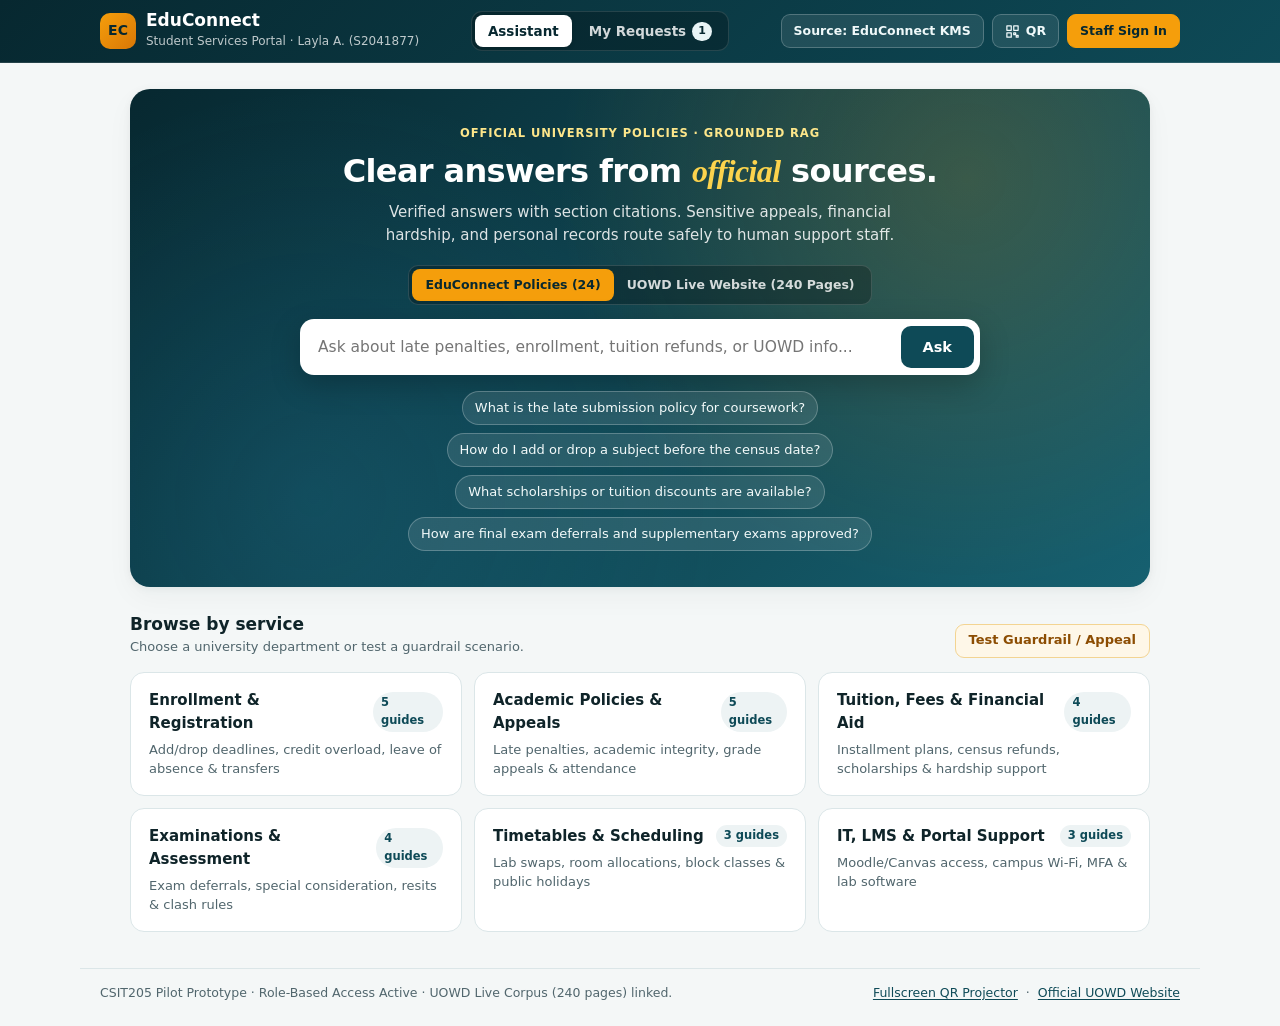
<file: index.html>
<!doctype html>
<html lang="en">
<head>
<meta charset="utf-8">
<meta name="viewport" content="width=device-width, initial-scale=1, viewport-fit=cover">
<meta name="theme-color" content="#0a2e36">
<title>EduConnect — Student Services &amp; Support Portal</title>
<meta name="description" content="CSIT205 prototype for EduConnect Solutions: grounded university policy assistant, role-based staff escalation console, and live 240-page UOWD campus search.">
<link rel="stylesheet" href="style.css">
</head>
<body>
<a class="skip" href="#question">Skip to question input</a>

<div class="shell">
  <!-- Single Slim Top Navigation Bar -->
  <header class="topbar">
    <div class="topbar-inner">
      <div class="brand">
        <span class="logo" aria-hidden="true">EC</span>
        <div class="brand-text">
          <h1>EduConnect</h1>
          <p id="portalSubtitle" class="sub">Student Services Portal</p>
        </div>
      </div>

      <!-- Role-Gated Center Navigation -->
      <nav class="nav-center" aria-label="Portal views">
        <!-- Student-Only Navigation (Default) -->
        <div id="studentNav" class="nav-pills" role="tablist" aria-label="Student views">
          <button id="tabBtnAssistant" class="nav-pill active" type="button" role="tab" aria-selected="true" data-tab="assistant">Assistant</button>
          <button id="tabBtnMyRequests" class="nav-pill" type="button" role="tab" aria-selected="false" data-tab="requests">
            My Requests <span id="myReqBadge" class="mini-badge">1</span>
          </button>
        </div>

        <!-- Staff / CTO Admin Navigation (Strictly Hidden Until Signed In) -->
        <div id="adminNav" class="nav-pills" role="tablist" aria-label="Staff and CTO console views" hidden>
          <button id="tabBtnTickets" class="nav-pill" type="button" role="tab" aria-selected="false" data-tab="tickets">
            Ticket Queue <span id="openTicketBadge" class="mini-badge warn">4</span>
          </button>
          <button id="tabBtnKms" class="nav-pill" type="button" role="tab" aria-selected="false" data-tab="kms">
            Knowledge Base <span id="conflictBadge" class="mini-badge bad">3</span>
          </button>
          <button id="tabBtnCto" class="nav-pill" type="button" role="tab" aria-selected="false" data-tab="cto">
            CTO &amp; Audit Log
          </button>
        </div>
      </nav>

      <!-- Compact Right Utilities -->
      <div class="topbar-actions">
        <button id="corpusSwitchBtn" type="button" class="btn-topbar" title="Switch active knowledge source">
          <span id="corpusPillLabel">Source: EduConnect KMS</span>
        </button>
        <button id="qrOpenBtn" type="button" class="btn-topbar" aria-label="Show QR code for mobile access">
          <svg viewBox="0 0 24 24" width="15" height="15" aria-hidden="true" focusable="false"><path d="M3 3h7v7H3zM14 3h7v7h-7zM3 14h7v7H3zM14 14h3v3h-3zM18 18h3v3h-3z" fill="none" stroke="currentColor" stroke-width="2" stroke-linejoin="round"/></svg>
          <span>QR</span>
        </button>
        <button id="authActionBtn" type="button" class="btn-topbar-gold">Staff Sign In</button>
      </div>
    </div>
  </header>

  <main class="workspace">
    <!-- ==================== STUDENT TAB 1: ASSISTANT ==================== -->
    <section id="panelAssistant" class="tab-panel" role="tabpanel" aria-labelledby="tabBtnAssistant">
      <!-- Centered Spacious Hero (collapses smoothly once chatting starts) -->
      <div id="heroSection" class="hero-clean">
        <div class="hero-inner">
          <p class="hero-kicker">OFFICIAL UNIVERSITY POLICIES &middot; GROUNDED RAG</p>
          <h2>Clear answers from <em>official</em> sources.</h2>
          <p class="hero-lead">Verified answers with section citations. Sensitive appeals, financial hardship, and personal records route safely to human support staff.</p>

          <!-- Clean Corpus Selector + Integrated Search Form -->
          <div class="corpus-toggle-row" role="group" aria-label="Knowledge corpus selector">
            <button id="modeEduConnect" type="button" class="seg-btn active">EduConnect Policies (24)</button>
            <button id="modeUowd" type="button" class="seg-btn">UOWD Live Website (240 Pages)</button>
          </div>

          <form id="heroForm" class="hero-search" autocomplete="off">
            <label for="heroQuestion" class="sr">Ask a question about policies, tuition, or UOWD</label>
            <input id="heroQuestion" type="text" maxlength="400" placeholder="Ask about late penalties, enrollment, tuition refunds, or UOWD fees...">
            <button id="heroSendBtn" type="submit" class="btn-hero-ask">Ask</button>
          </form>

          <!-- Concise Starter Chips -->
          <div id="chips" class="starter-chips" aria-label="Suggested questions"></div>
        </div>
      </div>

      <!-- Browse by Service Grid (hidden once conversation starts) -->
      <section id="browseSection" class="browse-section" aria-labelledby="catHeading">
        <div class="browse-head">
          <div>
            <h3 id="catHeading">Browse by service</h3>
            <p id="browseSub" class="muted-small">Choose a university department or test a guardrail scenario.</p>
          </div>
          <div class="browse-tools">
            <button id="clearCatBtn" type="button" class="btn-outline" hidden>All topics</button>
            <button id="guardQuickBtn" type="button" class="btn-guard-demo">Test Guardrail / Appeal</button>
          </div>
        </div>
        <div id="categoryGrid" class="category-grid"></div>
      </section>

      <!-- Active Conversation Stage (hidden until first question is asked) -->
      <section id="chatStage" class="chat-stage" aria-label="Conversation" hidden>
        <div class="chat-bar">
          <button id="backHomeBtn" type="button" class="btn-outline">&larr; Back to all topics</button>
          <span id="activeCorpusTag" class="pill-badge neutral">EduConnect Approved Policies</span>
        </div>

        <p id="status" class="status" role="status" aria-live="polite"></p>
        <div id="thread" class="thread" role="log" aria-live="polite" aria-relevant="additions"></div>

        <!-- Follow-up Composer (Only shown inside active conversation!) -->
        <form id="form" class="composer" autocomplete="off">
          <div class="composer-wrap">
            <label for="question" class="sr">Ask a follow-up question</label>
            <textarea id="question" rows="1" maxlength="400" dir="auto" placeholder="Ask a follow-up question (emails & IDs are redacted automatically)..." enterkeyhint="send"></textarea>
            <button id="send" type="submit" class="send-btn" aria-label="Send question">Ask</button>
          </div>
        </form>
      </section>
    </section>

    <!-- ==================== STUDENT TAB 2: MY REQUESTS ==================== -->
    <section id="panelMyRequests" class="tab-panel" role="tabpanel" aria-labelledby="tabBtnMyRequests" hidden>
      <div class="panel-header-clean">
        <div>
          <p class="panel-kicker">SIGNED IN AS LAYLA A. &middot; STUDENT ID S2041877</p>
          <h2>My Support Requests</h2>
          <p class="muted-small">Track requests escalated from EduConnect Guard or Assistant. Only your own tickets are visible under student access controls.</p>
        </div>
        <button id="newAskFromReqBtn" type="button" class="btn-primary">Ask Assistant</button>
      </div>
      <div id="myRequestsList" class="ticket-list"></div>
    </section>

    <!-- ==================== RBAC BLOCK NOTICE (IF STUDENT VISITS #admin) ==================== -->
    <section id="panelRbacDenied" class="tab-panel" hidden>
      <div class="rbac-card">
        <p class="panel-kicker">ROLE-BASED ACCESS CONTROL (CTO Q6)</p>
        <h2>Staff or CTO Credentials Required</h2>
        <p>The Support Ticket Queue, Knowledge Governance Repository, and CTO Security Audit Log are restricted to authenticated staff and administrators. Student accounts may only view the Assistant and their own Support Requests.</p>
        <div class="rbac-actions">
          <button id="rbacSignInBtn" type="button" class="btn-primary">Sign In as Staff / CTO</button>
          <button id="rbacBackStudentBtn" type="button" class="btn-outline">Return to Student Portal</button>
        </div>
      </div>
    </section>

    <!-- ==================== ADMIN TAB 1: STAFF TICKET QUEUE ==================== -->
    <section id="panelTickets" class="tab-panel" role="tabpanel" aria-labelledby="tabBtnTickets" hidden>
      <div class="panel-header-clean">
        <div>
          <p class="panel-kicker">STAFF CONSOLE &middot; EDUCONNECT GUARD &amp; COPILOT</p>
          <h2>Escalated Student Ticket Queue</h2>
          <p class="muted-small">Review student escalations with pre-attached KMS policy citations and AI Copilot draft responses.</p>
        </div>
      </div>
      <div id="ticketKpis" class="kpi-strip"></div>
      <div class="filter-bar" id="ticketFilters" role="group" aria-label="Filter support tickets">
        <button type="button" class="filter-pill active" data-tfilter="all">All</button>
        <button type="button" class="filter-pill" data-tfilter="open">Open &amp; In Review</button>
        <button type="button" class="filter-pill" data-tfilter="sensitive">Guardrail: Sensitive</button>
        <button type="button" class="filter-pill" data-tfilter="governance">Conflict / Low Conf</button>
        <button type="button" class="filter-pill" data-tfilter="resolved">Resolved</button>
      </div>
      <div id="ticketList" class="ticket-list"></div>
    </section>

    <!-- ==================== ADMIN TAB 2: KNOWLEDGE GOVERNANCE ==================== -->
    <section id="panelKms" class="tab-panel" role="tabpanel" aria-labelledby="tabBtnKms" hidden>
      <div class="panel-header-clean">
        <div>
          <p class="panel-kicker">STAFF CONSOLE &middot; DOCUMENT GOVERNANCE (CTO Q2 &amp; Q3)</p>
          <h2>Knowledge Repository &amp; Ownership</h2>
          <p class="muted-small">Assign single owners, resolve conflicting legacy PDFs, or inspect the 240 live UOWD public pages.</p>
        </div>
        <div class="kms-source-switch" role="group" aria-label="Repository dataset">
          <button id="kmsBtnEdu" type="button" class="btn-tab-sub active">EduConnect Policies (24)</button>
          <button id="kmsBtnUowd" type="button" class="btn-tab-sub">UOWD Live Index (240)</button>
        </div>
      </div>
      <div id="kmsKpis" class="kpi-strip"></div>
      <div class="kms-controls">
        <label for="kmsSearch" class="sr">Search repository</label>
        <input id="kmsSearch" type="search" class="kms-search" placeholder="Search by ID (KMS-POL-309), title, owner, or UOWD URL...">
        <select id="kmsStatusFilter" class="kms-select" aria-label="Filter by governance status">
          <option value="all">All Governance States</option>
          <option value="flagged">Conflicts &amp; Stale Only</option>
          <option value="verified">Verified Only</option>
        </select>
        <select id="kmsCatFilter" class="kms-select" aria-label="Filter by category">
          <option value="all">All Categories</option>
        </select>
      </div>
      <div id="kmsList" class="kms-list"></div>
    </section>

    <!-- ==================== ADMIN TAB 3: CTO PILOT & AUDIT LOG ==================== -->
    <section id="panelCto" class="tab-panel" role="tabpanel" aria-labelledby="tabBtnCto" hidden>
      <div class="panel-header-clean">
        <div>
          <p class="panel-kicker">EXECUTIVE CONSOLE &middot; CTO Q5&ndash;Q10 BRIEFING</p>
          <h2>Pilot Evaluation Metrics &amp; Security Audit Trail</h2>
          <p class="muted-small">Five CTO success metrics, live PII-redacted security events from this session, RAG architecture rationale, and monthly cloud costs.</p>
        </div>
      </div>

      <h3 class="subhead">CTO's Five Pilot Success Measures</h3>
      <div id="pilotKpiGrid" class="pilot-kpi-grid"></div>

      <div class="cto-split">
        <section class="cto-card" aria-labelledby="auditHeading">
          <div class="cto-card-head">
            <div>
              <h3 id="auditHeading">Live PII-Redacted Security Audit Trail</h3>
              <p class="muted-small">Zero IPs logged; student emails and numeric IDs scrubbed automatically.</p>
            </div>
            <span id="auditCountBadge" class="mini-badge ok">5</span>
          </div>
          <div class="table-scroll">
            <table class="data-table">
              <thead>
                <tr><th>Time (UTC)</th><th>Redacted Query</th><th>Mode</th><th>Rule &amp; Ref</th></tr>
              </thead>
              <tbody id="auditTableBody"></tbody>
            </table>
          </div>
        </section>

        <section class="cto-card" aria-labelledby="archHeading">
          <h3 id="archHeading">5-Stage Deterministic RAG Architecture</h3>
          <ol class="flow-steps">
            <li><strong>Approved Ingestion:</strong> Owned KMS articles only; student records excluded (Phases 0&ndash;3).</li>
            <li><strong>BM25 / Vector Retrieval:</strong> Top chunks checked against confidence threshold.</li>
            <li><strong>Deterministic Guardrails:</strong> Appeals, hardship, wellbeing, PII &amp; prompt injections intercepted pre-LLM.</li>
            <li><strong>Grounded Reply:</strong> Section ID, owner &amp; verification timestamp cited in answer.</li>
            <li><strong>Ticket Escalation + Audit:</strong> Context handed to staff queue with scrubbed log entry.</li>
          </ol>
          <div class="callout-uowd">
            <strong>UAE Data Residency (22 Nov 2026):</strong> Azure AI Search supports UAE North; AWS Bedrock Managed KBs is not yet confirmed in <code>me-central-1</code>.
          </div>
        </section>
      </div>

      <div class="cto-split">
        <section class="cto-card" aria-labelledby="ragVsFtHeading">
          <h3 id="ragVsFtHeading">RAG vs. Fine-Tuning (CTO Q3 &amp; Q9)</h3>
          <div class="table-scroll">
            <table class="data-table">
              <thead><tr><th>Factor</th><th>RAG (Chosen)</th><th>Fine-Tuning</th></tr></thead>
              <tbody>
                <tr><td><strong>Updates</strong></td><td>Re-index policy in seconds</td><td>Must retrain weights</td></tr>
                <tr><td><strong>Citations</strong></td><td>Exact clause cited by design</td><td>No reliable source tracing</td></tr>
                <tr><td><strong>Access Control</strong></td><td>Role-filtered repository</td><td>Facts baked into weights</td></tr>
                <tr><td><strong>Skills Needed</strong></td><td>Existing IT devs</td><td>ML engineers (none in house)</td></tr>
              </tbody>
            </table>
          </div>
        </section>

        <section class="cto-card" aria-labelledby="costHeading">
          <h3 id="costHeading">Monthly Cloud Cost (10k Queries/Mo [Assumed])</h3>
          <div class="table-scroll">
            <table class="data-table">
              <thead><tr><th>Scenario</th><th>Breakdown</th><th>Total / Mo</th></tr></thead>
              <tbody>
                <tr><td><strong>Low (Flash-Lite)</strong></td><td>$7.50 LLM + $10.67 search/embed</td><td><strong>~$18</strong></td></tr>
                <tr><td><strong>Mid (3.8 Flash)</strong></td><td>$20.63 LLM + $10.67 search/embed</td><td><strong>~$31</strong></td></tr>
                <tr><td><strong>High (Pro)</strong></td><td>$60.00 LLM + $10.67 search/embed</td><td><strong>~$71</strong></td></tr>
              </tbody>
            </table>
          </div>
        </section>
      </div>

      <section class="cto-card" aria-labelledby="roadmapHeading">
        <h3 id="roadmapHeading">22-Week Phased Rollout Roadmap</h3>
        <div id="roadmapGrid" class="roadmap-grid"></div>
      </section>
    </section>
  </main>

  <footer class="foot">
    <p id="footnote">CSIT205 Pilot Prototype &middot; Role-Based Access Active &middot; UOWD Live Corpus (240 pages) linked.</p>
    <p class="foot-links">
      <a href="qr.html">Fullscreen QR Projector</a>
      <span aria-hidden="true">&middot;</span>
      <a href="https://www.uowdubai.ac.ae" target="_blank" rel="noopener noreferrer">Official UOWD Website</a>
    </p>
  </footer>
</div>

<!-- Role-Based Sign-In Modal (RBAC Gate) -->
<div id="loginModal" class="modal-backdrop" role="dialog" aria-modal="true" aria-labelledby="loginTitle" hidden>
  <div class="modal-card">
    <div class="modal-head">
      <div>
        <p class="modal-kicker">ROLE-BASED ACCESS CONTROL (CTO Q6)</p>
        <h2 id="loginTitle">Sign In to EduConnect</h2>
      </div>
      <button id="loginCloseBtn" type="button" class="btn-close" aria-label="Close sign in dialog">&times;</button>
    </div>
    <p class="muted-small login-lead">Students only access the Assistant and My Requests. Sign in with a Staff or CTO role to unlock Ticket Queue, Knowledge Governance, and Security Audit Logs.</p>

    <form id="loginForm" class="login-form" autocomplete="off">
      <label class="field-label" for="loginEmail">University ID or Email</label>
      <input id="loginEmail" type="text" class="field-input" required placeholder="e.g. staff.lead@educonnect.ac.ae">

      <label class="field-label" for="loginCode">Portal Access Code</label>
      <input id="loginCode" type="password" class="field-input" required placeholder="Enter demo passcode">

      <p id="loginError" class="login-error" hidden></p>
      <button type="submit" class="btn-primary full-btn">Sign In</button>
    </form>

    <div class="quick-demo-box">
      <p class="quick-demo-label">One-Click Demo Presets (For Presentation):</p>
      <div class="quick-demo-btns">
        <button id="fillStudentBtn" type="button" class="btn-outline">Student (Layla A.)</button>
        <button id="fillStaffBtn" type="button" class="btn-outline">Support Staff</button>
        <button id="fillCtoBtn" type="button" class="btn-outline">CTO / Admin</button>
      </div>
    </div>
  </div>
</div>

<!-- In-Page QR Modal -->
<div id="qrModal" class="modal-backdrop" role="dialog" aria-modal="true" aria-labelledby="qrModalTitle" hidden>
  <div class="modal-card">
    <div class="modal-head">
      <div>
        <p class="modal-kicker">STUDENT MOBILE ACCESS</p>
        <h2 id="qrModalTitle">Scan to Open Student Portal</h2>
      </div>
      <button id="qrCloseBtn" type="button" class="btn-close" aria-label="Close QR dialog">&times;</button>
    </div>
    <div class="qr-stage">
      <canvas id="modalQrCanvas" width="320" height="320" role="img" aria-label="QR code linking to student portal"></canvas>
    </div>
    <p id="modalQrUrl" class="modal-url"></p>
    <div class="modal-actions">
      <a href="qr.html" class="btn-primary">Fullscreen Projector QR</a>
      <button id="qrCloseBtnBottom" type="button" class="btn-outline">Close</button>
    </div>
  </div>
</div>

<!-- KMS Policy Inspector Modal -->
<div id="articleModal" class="modal-backdrop" role="dialog" aria-modal="true" aria-labelledby="artModalTitle" hidden>
  <div class="modal-card wide">
    <div class="modal-head">
      <div>
        <p id="artModalId" class="modal-kicker">OFFICIAL POLICY</p>
        <h2 id="artModalTitle">Policy Title</h2>
      </div>
      <button id="artCloseBtn" type="button" class="btn-close" aria-label="Close policy inspector">&times;</button>
    </div>
    <div id="artModalBody" class="art-modal-body"></div>
  </div>
</div>

<script src="engine.js"></script>
<script src="static-api.js"></script>
<script src="educonnect-data.js"></script>
<script src="qr.js"></script>
<script src="app.js"></script>
</body>
</html>
</file>
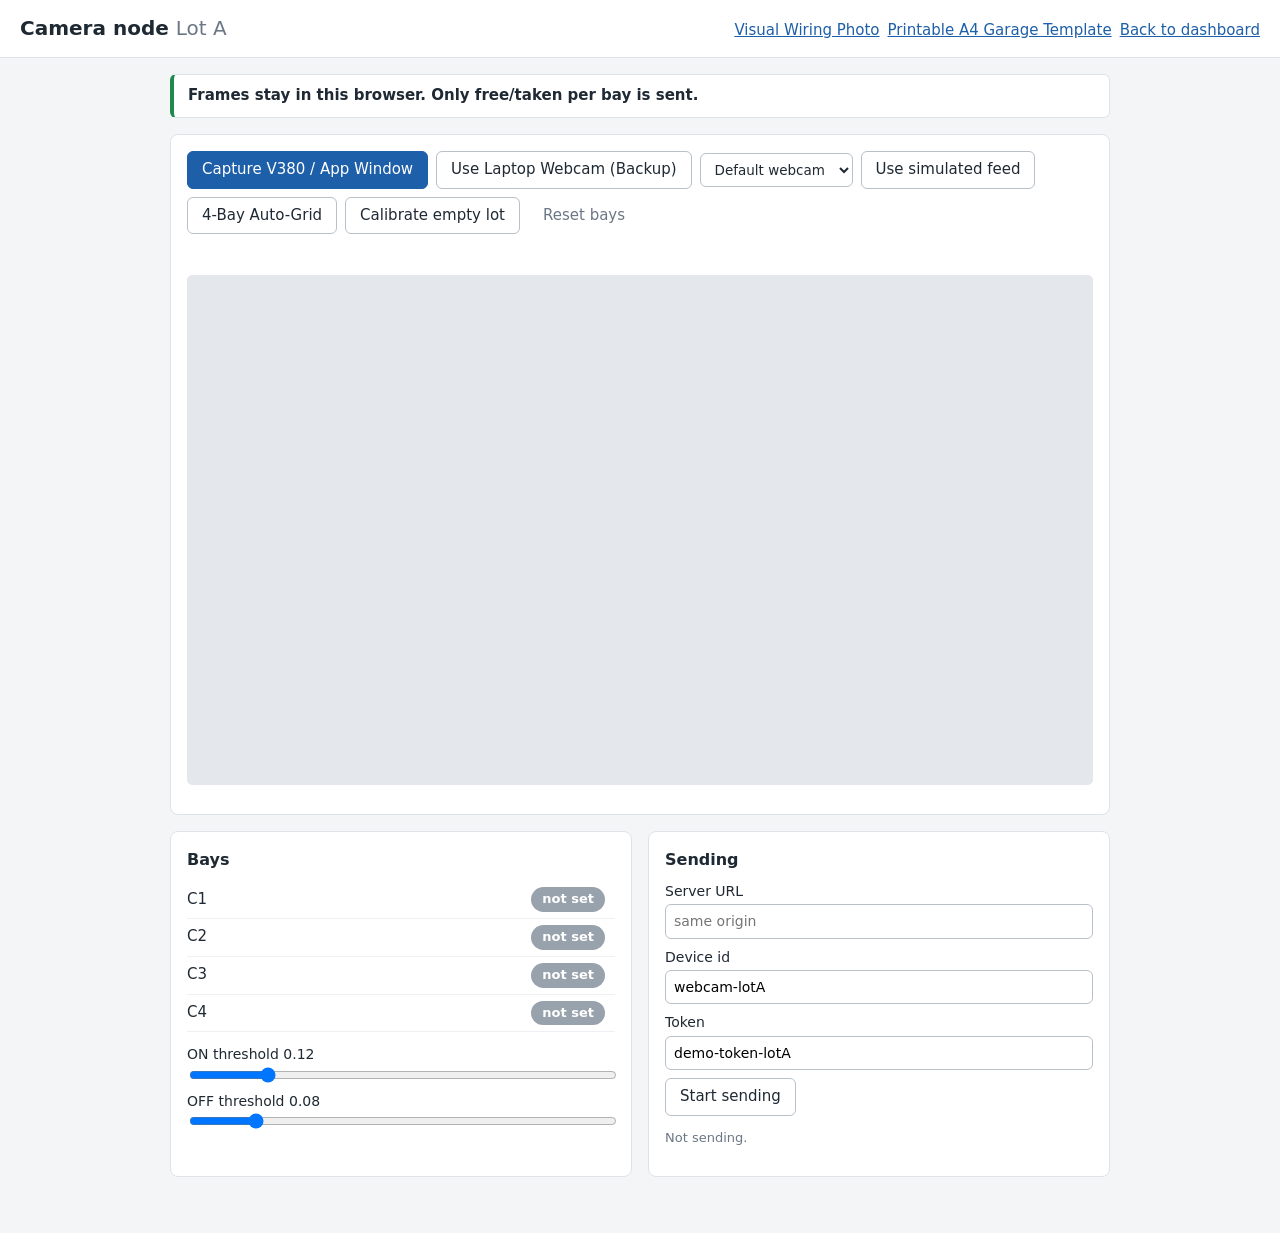
<file: camera.html>
<!doctype html>
<html lang="en">
<head>
<meta charset="utf-8">
<meta name="viewport" content="width=device-width, initial-scale=1">
<title>Camera node - Lot A</title>
<link rel="stylesheet" href="camera.css">
</head>
<body>
<header class="top">
  <h1>Camera node <span class="muted">Lot A</span></h1>
  <nav class="row" aria-label="Page links">
    <a href="wiring.html">Visual Wiring Photo</a>
    <a href="template.html">Printable A4 Garage Template</a>
    <a id="dashLink" href="parking.html">Back to dashboard</a>
  </nav>
</header>
<main>
  <p class="privacy">Frames stay in this browser. Only free/taken per bay is sent.</p>

  <section class="card">
    <div class="row">
      <button id="btnScreen" type="button" class="primary">Capture V380 / App Window</button>
      <button id="btnStart" type="button">Use Laptop Webcam (Backup)</button>
      <select id="camSelect" class="cam-select" aria-label="Select camera device" title="Select webcam / video input"></select>
      <a id="linkSim" href="?sim=1" class="btn">Use simulated feed</a>
      <button id="btnAutoGrid" type="button">4-Bay Auto-Grid</button>
      <button id="btnBaseline" type="button">Calibrate empty lot</button>
      <button id="btnReset" type="button" class="ghost">Reset bays</button>
    </div>
    <p id="msg" class="msg" role="status"></p>
    <div class="stage"><canvas id="view" width="640" height="360"></canvas></div>
    <p id="hint" class="muted small"></p>
  </section>

  <div class="grid">
    <section class="card">
      <h2>Bays</h2>
      <ul id="bays" class="bays"></ul>
      <label class="slider">ON threshold <output id="onVal">0.12</output>
        <input id="onRange" type="range" min="0.02" max="0.6" step="0.01" value="0.12"></label>
      <label class="slider">OFF threshold <output id="offVal">0.08</output>
        <input id="offRange" type="range" min="0.01" max="0.5" step="0.01" value="0.08"></label>
    </section>

    <section class="card">
      <h2>Sending</h2>
      <label class="field">Server URL <input id="server" type="text" placeholder="same origin" autocomplete="off"></label>
      <label class="field">Device id <input id="device" type="text" value="webcam-lotA" autocomplete="off"></label>
      <label class="field">Token <input id="token" type="text" value="demo-token-lotA" autocomplete="off"></label>
      <div class="row"><button id="btnSend" type="button">Start sending</button></div>
      <p id="post" class="muted small">Not sending.</p>
    </section>
  </div>
</main>
<script src="detect.js"></script>
<script src="camera.js"></script>
</body>
</html>
</file>
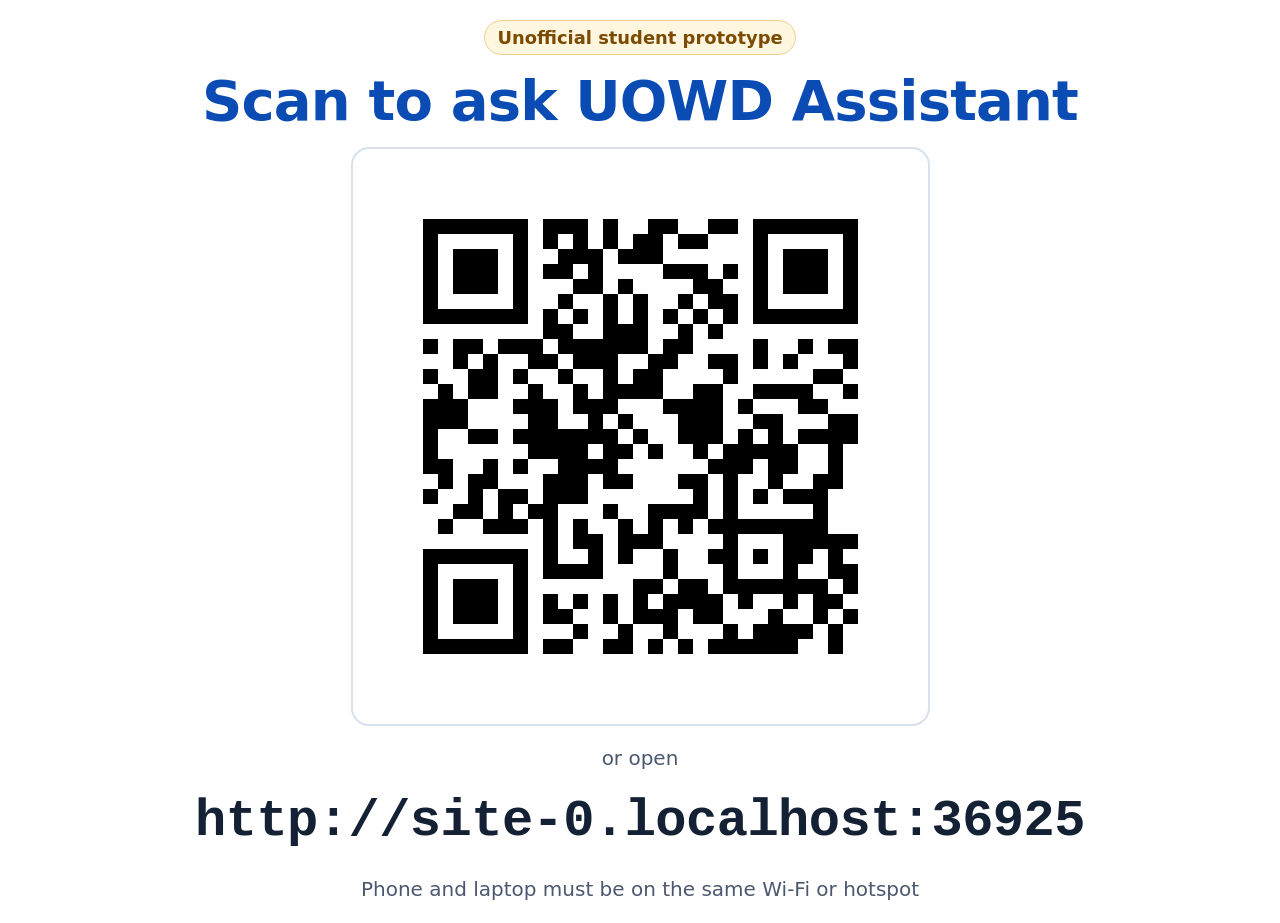
<file: qr.html>
<!doctype html>
<html lang="en">
<head>
<meta charset="utf-8">
<meta name="viewport" content="width=device-width, initial-scale=1">
<title>UOWD Assistant QR</title>
<link rel="stylesheet" href="qr.css">
</head>
<body>
<main class="qrpage">
  <p class="badge">Unofficial student prototype</p>
  <h1>Scan to ask UOWD Assistant</h1>
  <div class="frame">
    <canvas id="qr" width="600" height="600" role="img" aria-label="QR code linking to the UOWD Assistant"></canvas>
  </div>
  <p class="or">or open</p>
  <p id="url" class="url"></p>
  <p class="hint">Phone and laptop must be on the same Wi-Fi or hotspot</p>
</main>
<script src="qr.js"></script>
<script src="qr-page.js"></script>
</body>
</html>
</file>
<file: style.css>
/* EduConnect Portal — Clean, Spacious & Role-Gated (Strict CSP safe) */
:root {
  color-scheme: light;
  --page: #f4f7f7;
  --surface: #ffffff;
  --surface-2: #f8fbfb;
  --surface-3: #edf3f4;
  --ink: #0f2429;
  --muted: #51666d;
  --line: #dbe6e8;
  --line-strong: #b0c4c8;
  --teal-dark: #072830;
  --teal: #0e4a57;
  --teal-mid: #166070;
  --teal-soft: #e9f4f6;
  --teal-line: #b9d7dc;
  --gold: #d97706;
  --gold-bright: #f59e0b;
  --gold-soft: #fef7e8;
  --gold-line: #f3d492;
  --ok: #0a6847;
  --ok-soft: #e8f7f0;
  --ok-line: #a7dec3;
  --warn: #8c4d03;
  --warn-soft: #fff6e4;
  --warn-line: #efd190;
  --bad: #a61e26;
  --bad-soft: #fdeeee;
  --bad-line: #f2babb;
  --shadow: 0 2px 8px rgba(7, 40, 48, 0.05), 0 10px 28px rgba(7, 40, 48, 0.04);
  --radius: 14px;
}

* { box-sizing: border-box; }
body {
  margin: 0;
  background: var(--page);
  color: var(--ink);
  font: 15.5px/1.55 system-ui, -apple-system, "Segoe UI", Roboto, "Noto Sans", Tahoma, Arial, sans-serif;
  overflow-x: hidden;
}

.sr {
  position: absolute !important;
  width: 1px; height: 1px; overflow: hidden;
  clip: rect(0 0 0 0); white-space: nowrap;
  margin: -1px; padding: 0; border: 0;
}
.skip {
  position: absolute; left: -999px; top: 0;
  background: var(--surface); color: var(--teal);
  padding: 10px 14px; z-index: 40; border-radius: 8px; font-weight: 600;
}
.skip:focus { left: 10px; top: 10px; }
a { color: var(--teal); text-underline-offset: 2px; overflow-wrap: anywhere; }
button { font: inherit; color: inherit; }
:focus-visible { outline: 3px solid var(--gold-bright); outline-offset: 2px; border-radius: 8px; }
[hidden] { display: none !important; }
code {
  font-family: ui-monospace, "Cascadia Mono", Consolas, monospace;
  font-size: 0.9em; background: var(--surface-3); padding: 2px 6px; border-radius: 5px;
}

.shell { min-height: 100vh; display: flex; flex-direction: column; }

/* ==================== SINGLE SLIM TOPBAR ==================== */
.topbar {
  position: sticky;
  top: 0;
  z-index: 20;
  background: linear-gradient(135deg, var(--teal-dark) 0%, var(--teal) 100%);
  color: #ffffff;
  border-bottom: 1px solid rgba(255, 255, 255, 0.12);
}

.topbar-inner {
  max-width: 1120px;
  width: 100%;
  margin: 0 auto;
  padding: 11px 20px;
  display: flex;
  flex-wrap: wrap;
  align-items: center;
  justify-content: space-between;
  gap: 12px 18px;
}

.brand { display: flex; align-items: center; gap: 10px; }
.logo {
  flex: none; width: 36px; height: 36px; border-radius: 10px;
  background: linear-gradient(135deg, var(--gold-bright), var(--gold));
  color: var(--teal-dark);
  font-weight: 800; font-size: 14px;
  display: grid; place-items: center;
}
.topbar h1 { margin: 0; font-size: 17px; font-weight: 700; line-height: 1.15; }
.topbar .sub { margin: 1px 0 0; font-size: 12px; color: rgba(255, 255, 255, 0.74); }

.nav-center { display: flex; align-items: center; }
.nav-pills {
  display: inline-flex; flex-wrap: wrap; gap: 4px;
  padding: 3px;
  border-radius: 11px;
  background: rgba(0, 0, 0, 0.24);
  border: 1px solid rgba(255, 255, 255, 0.12);
}
.nav-pill {
  display: inline-flex; align-items: center; gap: 6px;
  min-height: 32px; padding: 0 13px;
  border: 0; border-radius: 8px;
  background: transparent;
  color: rgba(255, 255, 255, 0.82);
  font-size: 13.5px; font-weight: 600; cursor: pointer;
}
.nav-pill:hover { color: #ffffff; background: rgba(255, 255, 255, 0.08); }
.nav-pill.active { background: #ffffff; color: var(--teal-dark); box-shadow: 0 1px 4px rgba(0, 0, 0, 0.18); }

.mini-badge {
  display: inline-flex; align-items: center; justify-content: center;
  min-width: 19px; height: 19px; padding: 0 6px;
  border-radius: 999px; font-size: 11px; font-weight: 800;
  background: var(--teal-soft); color: var(--teal-dark);
}
.mini-badge.warn { background: #fef3c7; color: #92400e; }
.mini-badge.bad { background: #fee2e2; color: #991b1b; }
.mini-badge.ok { background: var(--ok-soft); color: var(--ok); }

.topbar-actions { display: flex; flex-wrap: wrap; align-items: center; gap: 8px; }
.btn-topbar, .btn-topbar-gold {
  display: inline-flex; align-items: center; gap: 6px;
  min-height: 34px; padding: 0 12px;
  border-radius: 9px; font-size: 12.5px; font-weight: 600; cursor: pointer;
  white-space: nowrap;
}
.btn-topbar {
  border: 1px solid rgba(255, 255, 255, 0.22);
  background: rgba(255, 255, 255, 0.09);
  color: #f0f9fa;
}
.btn-topbar:hover { background: rgba(255, 255, 255, 0.18); }
.btn-topbar-gold {
  border: 1px solid var(--gold-bright);
  background: var(--gold-bright);
  color: var(--teal-dark);
}
.btn-topbar-gold:hover { background: #fbbf24; }

/* ==================== WORKSPACE ==================== */
.workspace {
  flex: 1;
  max-width: 1060px;
  width: 100%;
  margin: 0 auto;
  padding: 26px 20px 36px;
  display: flex;
  flex-direction: column;
  gap: 24px;
}
.tab-panel { display: flex; flex-direction: column; gap: 24px; min-width: 0; }

/* ==================== CENTERED CLEAN HERO ==================== */
.hero-clean {
  border-radius: 20px;
  padding: 36px 28px;
  color: #ffffff;
  text-align: center;
  background:
    radial-gradient(circle at 82% 18%, rgba(245, 158, 11, 0.18), transparent 44%),
    radial-gradient(circle at 18% 82%, rgba(56, 189, 248, 0.12), transparent 44%),
    linear-gradient(135deg, var(--teal-dark) 0%, var(--teal-mid) 100%);
  box-shadow: var(--shadow);
}
.hero-inner {
  max-width: 680px;
  margin: 0 auto;
  display: flex;
  flex-direction: column;
  align-items: center;
}
.hero-kicker {
  margin: 0 0 10px;
  font-size: 11.5px; font-weight: 700; letter-spacing: 0.08em;
  color: #fde68a;
}
.hero-clean h2 {
  margin: 0 0 10px;
  font-size: 32px; line-height: 1.18; letter-spacing: -0.02em;
}
.hero-clean h2 em {
  font-style: italic;
  font-family: Georgia, "Times New Roman", serif;
  color: #fcd34d; font-weight: 600;
}
.hero-lead {
  margin: 0 0 18px;
  font-size: 15px; color: rgba(255, 255, 255, 0.86);
  max-width: 56ch;
}

.corpus-toggle-row {
  display: inline-flex;
  padding: 3px;
  border-radius: 10px;
  background: rgba(0, 0, 0, 0.25);
  border: 1px solid rgba(255, 255, 255, 0.14);
  margin-bottom: 14px;
}
.seg-btn {
  min-height: 32px; padding: 0 13px;
  border: 0; border-radius: 8px;
  background: transparent;
  color: rgba(255, 255, 255, 0.82);
  font-size: 12.5px; font-weight: 600; cursor: pointer;
}
.seg-btn.active {
  background: var(--gold-bright);
  color: var(--teal-dark);
}

.hero-search {
  width: 100%;
  display: flex; align-items: center; gap: 8px;
  padding: 6px;
  border-radius: 14px;
  background: #ffffff;
  box-shadow: 0 10px 30px rgba(0, 0, 0, 0.22);
}
.hero-search input {
  flex: 1; min-width: 0;
  border: 0; background: transparent;
  padding: 10px 12px;
  font: inherit; font-size: 15.5px; color: var(--ink);
  outline: none;
}
.btn-hero-ask {
  height: 42px; padding: 0 22px;
  border: 0; border-radius: 10px;
  background: var(--teal); color: #ffffff;
  font-weight: 700; font-size: 14.5px; cursor: pointer;
}
.btn-hero-ask:hover { background: var(--teal-dark); }

.starter-chips {
  margin-top: 16px;
  display: flex; flex-wrap: wrap; justify-content: center; gap: 8px;
}
.chip {
  min-height: 34px; padding: 5px 12px;
  border-radius: 999px;
  border: 1px solid rgba(255, 255, 255, 0.24);
  background: rgba(255, 255, 255, 0.1);
  color: #f3fafa;
  font-size: 13px; font-weight: 500; cursor: pointer;
}
.chip:hover:not(:disabled) { background: rgba(255, 255, 255, 0.22); border-color: rgba(255, 255, 255, 0.45); }
.chip.guard-chip {
  border-color: rgba(245, 158, 11, 0.6);
  background: rgba(245, 158, 11, 0.18);
  color: #fef3c7;
}
.chip.guard-chip:hover:not(:disabled) { background: rgba(245, 158, 11, 0.3); }

/* ==================== SERVICE CATEGORY GRID ==================== */
.browse-section { display: flex; flex-direction: column; gap: 14px; }
.browse-head { display: flex; flex-wrap: wrap; align-items: flex-end; justify-content: space-between; gap: 10px; }
.browse-head h3 { margin: 0; font-size: 17px; }
.browse-tools { display: flex; flex-wrap: wrap; gap: 8px; }

.btn-guard-demo {
  min-height: 34px; padding: 0 13px;
  border-radius: 9px;
  border: 1px solid var(--gold-line);
  background: var(--gold-soft);
  color: var(--warn);
  font-size: 13px; font-weight: 700; cursor: pointer;
}
.btn-guard-demo:hover { background: #fdeac2; border-color: var(--gold); }

.category-grid {
  display: grid;
  grid-template-columns: repeat(3, minmax(0, 1fr));
  gap: 12px;
}
.cat-card {
  display: flex; flex-direction: column; align-items: flex-start; gap: 6px;
  padding: 16px 18px;
  border: 1px solid var(--line); border-radius: 14px;
  background: var(--surface); text-align: left; cursor: pointer;
  transition: border-color 0.14s, transform 0.12s, box-shadow 0.14s;
}
.cat-card:hover { border-color: var(--teal); transform: translateY(-2px); box-shadow: var(--shadow); }
.cat-card.active { border-color: var(--teal); background: var(--teal-soft); box-shadow: 0 0 0 1px var(--teal); }
.cat-top { display: flex; width: 100%; align-items: center; justify-content: space-between; gap: 8px; }
.cat-name { font-size: 15px; font-weight: 700; color: var(--ink); }
.cat-count { font-size: 11.5px; font-weight: 600; padding: 2px 8px; border-radius: 999px; background: var(--surface-3); color: var(--teal); }
.cat-desc { margin: 0; font-size: 13px; color: var(--muted); line-height: 1.45; }

/* ==================== ACTIVE CHAT STAGE ==================== */
.chat-stage {
  max-width: 820px; width: 100%; margin: 0 auto;
  display: flex; flex-direction: column; gap: 14px;
}
.chat-bar {
  display: flex; flex-wrap: wrap; align-items: center; justify-content: space-between; gap: 8px;
}
.status { margin: 0; min-height: 0; font-size: 13.5px; color: var(--muted); }
.thread { display: flex; flex-direction: column; gap: 16px; }
.row { scroll-margin: 80px 0 110px; display: flex; flex-direction: column; min-width: 0; }
.row.user { align-items: flex-end; }
.user .bubble {
  padding: 10px 16px; border-radius: 16px 16px 4px 16px;
  max-width: 82%; background: var(--teal); color: #ffffff;
  font-weight: 500; white-space: pre-wrap; overflow-wrap: anywhere;
}

/* Answer Card */
.card {
  background: var(--surface); border: 1px solid var(--line);
  border-radius: var(--radius); box-shadow: var(--shadow); overflow: hidden;
}
.card.refused { border-color: var(--warn-line); border-top: 4px solid var(--gold); }
.card.security-blocked { border-color: var(--bad-line); border-top: 4px solid var(--bad); }

.card-head {
  display: flex; flex-wrap: wrap; align-items: center; justify-content: space-between; gap: 8px;
  padding: 11px 16px; background: var(--surface-2); border-bottom: 1px solid var(--line);
}
.card-kicker {
  margin: 0; font-size: 12px; font-weight: 700; text-transform: uppercase;
  letter-spacing: 0.05em; color: var(--teal);
}
.card.refused .card-kicker { color: var(--warn); }
.card.security-blocked .card-kicker { color: var(--bad); }

.provenance-pills { display: flex; flex-wrap: wrap; gap: 6px; align-items: center; }
.pill-badge {
  display: inline-flex; align-items: center; gap: 5px;
  padding: 2px 9px; border-radius: 999px; font-size: 11.5px; font-weight: 700;
}
.pill-badge.ok { background: var(--ok-soft); color: var(--ok); border: 1px solid var(--ok-line); }
.pill-badge.warn { background: var(--warn-soft); color: var(--warn); border: 1px solid var(--warn-line); }
.pill-badge.bad { background: var(--bad-soft); color: var(--bad); border: 1px solid var(--bad-line); }
.pill-badge.neutral { background: var(--surface-3); color: var(--muted); border: 1px solid var(--line); }

.card-body { padding: 15px 18px; }
.answer { font-size: 15.5px; line-height: 1.6; overflow-wrap: anywhere; }
.answer p { margin: 0 0 0.7em; max-width: 72ch; }
.answer p:last-child, .answer ul:last-child { margin-bottom: 0; }
.answer ul { margin: 0 0 0.7em; padding-inline-start: 1.25em; }
.answer li { margin: 0 0 0.25em; }

.meta-bar {
  display: flex; flex-wrap: wrap; gap: 6px 14px;
  margin-top: 12px; padding-top: 10px;
  border-top: 1px dashed var(--line); font-size: 12.5px; color: var(--muted);
}

.handoff {
  margin: 0 18px 14px; padding: 12px 14px; border-radius: 12px;
  border: 1px solid var(--gold-line); border-inline-start: 4px solid var(--gold);
  background: var(--gold-soft);
  display: flex; flex-wrap: wrap; align-items: center; justify-content: space-between; gap: 12px;
}
.handoff.urgent { border-color: var(--bad-line); border-inline-start-color: var(--bad); background: var(--bad-soft); }
.handoff h4 { margin: 0 0 2px; font-size: 14px; color: var(--ink); }
.handoff p { margin: 0; font-size: 13px; color: var(--muted); }
.handoff-actions { display: flex; flex-wrap: wrap; gap: 8px; align-items: center; }

.sources-wrap { padding: 0 18px 14px; }
.sources-title { margin: 0 0 8px; font-size: 12px; font-weight: 700; text-transform: uppercase; letter-spacing: 0.05em; color: var(--muted); }
.sources { margin: 0; padding: 0; list-style: none; display: grid; grid-template-columns: repeat(auto-fit, minmax(220px, 1fr)); gap: 8px; }
.source { border: 1px solid var(--line); border-radius: 11px; padding: 10px 12px; background: var(--surface-2); display: flex; flex-direction: column; gap: 4px; }
.source-title { margin: 0; font-size: 13.5px; font-weight: 700; }
.source-path { margin: 0; font-size: 11.5px; color: var(--teal); font-weight: 600; }
.source-snippet { margin: 2px 0 4px; font-size: 12.5px; color: var(--muted); line-height: 1.45; }
.source-link { margin-top: auto; font-size: 12.5px; font-weight: 700; color: var(--teal); background: none; border: 0; padding: 0; cursor: pointer; text-align: left; text-decoration: underline; }

.actions {
  display: flex; flex-wrap: wrap; align-items: center; gap: 8px;
  padding: 8px 16px; border-top: 1px solid var(--line); background: var(--surface-2);
}
.actions .spacer { flex: 1; }
.fb { display: inline-flex; align-items: center; gap: 6px; }
.fb-label { font-size: 12.5px; color: var(--muted); }

/* Composer */
.composer {
  position: sticky; bottom: 12px; z-index: 5;
  background: var(--surface); border: 1px solid var(--line-strong);
  border-radius: 15px; padding: 9px 11px; box-shadow: var(--shadow);
}
.composer-wrap { display: flex; align-items: flex-end; gap: 10px; }
.composer textarea {
  flex: 1; min-width: 0; min-height: 42px; max-height: 120px; resize: none;
  padding: 9px 12px; border: 1px solid var(--line); border-radius: 10px;
  font: inherit; color: var(--ink); background: var(--surface-2);
}
.send-btn {
  height: 42px; padding: 0 18px; border: 0; border-radius: 10px;
  background: var(--teal); color: #ffffff; font-weight: 700; cursor: pointer;
}
.send-btn:hover:not(:disabled) { background: var(--teal-dark); }

/* Buttons */
.btn, .btn-outline, .btn-primary, .btn-warn {
  display: inline-flex; align-items: center; justify-content: center; gap: 6px;
  min-height: 36px; padding: 0 13px; border-radius: 9px;
  font-size: 13px; font-weight: 600; cursor: pointer; text-decoration: none;
}
.btn, .btn-outline { border: 1px solid var(--line-strong); background: var(--surface); color: var(--ink); }
.btn:hover:not(:disabled), .btn-outline:hover:not(:disabled) { border-color: var(--teal); color: var(--teal); background: var(--teal-soft); }
.btn.picked { background: var(--teal-soft); border-color: var(--teal); color: var(--teal); }
.btn-primary { border: 1px solid var(--teal); background: var(--teal); color: #ffffff; }
.btn-primary:hover:not(:disabled) { background: var(--teal-dark); }
.btn-warn { border: 1px solid var(--gold); background: var(--gold); color: #ffffff; }
.btn-warn:hover:not(:disabled) { background: #b45309; }
button:disabled { opacity: 0.55; cursor: default; }

/* Loading */
.typing { display: inline-flex; gap: 4px; align-items: center; margin-inline-end: 6px; }
.dot { width: 6px; height: 6px; border-radius: 50%; background: var(--teal); animation: blink 1.2s infinite ease-in-out; }
.dot:nth-child(2) { animation-delay: 0.2s; } .dot:nth-child(3) { animation-delay: 0.4s; }
.skel { height: 11px; border-radius: 6px; margin-top: 9px; background: linear-gradient(90deg, var(--surface-2) 0%, var(--line) 50%, var(--surface-2) 100%); background-size: 200% 100%; animation: shimmer 1.4s infinite linear; }
.skel.w1 { width: 88%; } .skel.w2 { width: 68%; }
@keyframes blink { 0%, 80%, 100% { opacity: 0.25; } 40% { opacity: 1; } }
@keyframes shimmer { from { background-position: 100% 0; } to { background-position: -100% 0; } }

/* ==================== SHARED ADMIN & STUDENT REQUEST PANELS ==================== */
.panel-header-clean {
  background: var(--surface); border: 1px solid var(--line);
  border-left: 5px solid var(--teal); border-radius: var(--radius);
  padding: 16px 18px;
  display: flex; flex-wrap: wrap; align-items: flex-end; justify-content: space-between; gap: 14px;
}
.panel-kicker { margin: 0 0 3px; font-size: 11.5px; font-weight: 700; letter-spacing: 0.06em; color: var(--gold); text-transform: uppercase; }
.panel-header-clean h2 { margin: 0 0 3px; font-size: 20px; }
.muted-small { margin: 0; font-size: 13px; color: var(--muted); }

.rbac-card {
  max-width: 560px; margin: 20px auto;
  background: var(--surface); border: 1px solid var(--bad-line); border-top: 4px solid var(--bad);
  border-radius: 16px; padding: 24px 26px; box-shadow: var(--shadow);
}
.rbac-card h2 { margin: 0 0 8px; font-size: 21px; }
.rbac-actions { display: flex; flex-wrap: wrap; gap: 10px; margin-top: 16px; }

.kpi-strip { display: grid; grid-template-columns: repeat(auto-fit, minmax(190px, 1fr)); gap: 10px; }
.kpi-card { background: var(--surface); border: 1px solid var(--line); border-radius: 13px; padding: 13px 15px; }
.kpi-label { margin: 0; font-size: 11.5px; font-weight: 700; text-transform: uppercase; letter-spacing: 0.04em; color: var(--muted); }
.kpi-val { margin: 4px 0 2px; font-size: 23px; font-weight: 800; color: var(--teal-dark); }
.kpi-sub { margin: 0; font-size: 12px; color: var(--muted); }

.filter-bar { display: flex; flex-wrap: wrap; gap: 7px; }
.filter-pill {
  min-height: 33px; padding: 4px 12px; border-radius: 999px;
  border: 1px solid var(--line-strong); background: var(--surface);
  color: var(--ink); font-size: 13px; font-weight: 600; cursor: pointer;
}
.filter-pill.active { background: var(--teal); border-color: var(--teal); color: #ffffff; }

.ticket-list { display: grid; gap: 12px; }
.ticket-card {
  background: var(--surface); border: 1px solid var(--line);
  border-radius: var(--radius); padding: 15px 17px; box-shadow: var(--shadow);
  display: grid; gap: 9px;
}
.ticket-head { display: flex; flex-wrap: wrap; align-items: center; justify-content: space-between; gap: 8px; }
.ticket-id-group { display: flex; flex-wrap: wrap; align-items: center; gap: 8px; }
.ticket-id { font-family: ui-monospace, monospace; font-weight: 700; font-size: 13.5px; color: var(--teal); }
.ticket-q { margin: 0; font-size: 15px; font-weight: 600; }
.ticket-meta { font-size: 12.5px; color: var(--muted); display: flex; flex-wrap: wrap; gap: 8px 14px; }
.copilot-box { background: var(--teal-soft); border: 1px solid var(--teal-line); border-radius: 11px; padding: 11px 13px; }
.copilot-label { margin: 0 0 3px; font-size: 11.5px; font-weight: 700; text-transform: uppercase; letter-spacing: 0.05em; color: var(--teal); }
.copilot-box p { margin: 0; font-size: 13.5px; }
.ticket-actions { display: flex; flex-wrap: wrap; gap: 8px; align-items: center; }

/* Knowledge Governance */
.kms-source-switch { display: flex; flex-wrap: wrap; gap: 6px; }
.btn-tab-sub {
  min-height: 34px; padding: 0 12px; border-radius: 9px;
  border: 1px solid var(--line-strong); background: var(--surface-2);
  font-size: 13px; font-weight: 600; cursor: pointer;
}
.btn-tab-sub.active { background: var(--teal); border-color: var(--teal); color: #ffffff; }
.kms-controls { display: flex; flex-wrap: wrap; gap: 8px; }
.kms-search { flex: 1 1 250px; min-height: 39px; padding: 8px 12px; border: 1px solid var(--line-strong); border-radius: 10px; font: inherit; background: var(--surface); }
.kms-select { min-height: 39px; padding: 0 10px; border: 1px solid var(--line-strong); border-radius: 10px; font: inherit; background: var(--surface); }
.kms-list { display: grid; gap: 10px; }
.kms-card { background: var(--surface); border: 1px solid var(--line); border-radius: 13px; padding: 14px 16px; display: grid; gap: 7px; }
.kms-card.flagged { border-color: var(--bad-line); border-left: 4px solid var(--bad); }
.kms-alert { padding: 9px 12px; border-radius: 9px; background: var(--bad-soft); border: 1px solid var(--bad-line); color: var(--bad); font-size: 13px; }

/* CTO Dashboard */
.subhead { margin: 2px 0 -8px; font-size: 16px; color: var(--teal-dark); }
.pilot-kpi-grid { display: grid; grid-template-columns: repeat(auto-fit, minmax(195px, 1fr)); gap: 10px; }
.pilot-card { background: var(--surface); border: 1px solid var(--line); border-radius: 13px; padding: 13px 15px; display: grid; gap: 6px; }
.pilot-val { font-size: 17px; font-weight: 800; color: var(--teal); }
.bar-track { height: 7px; border-radius: 999px; background: var(--surface-3); overflow: hidden; }
.bar-fill { height: 100%; border-radius: 999px; background: linear-gradient(90deg, var(--teal), var(--ok)); }
.pilot-meta { font-size: 12px; color: var(--muted); margin: 0; }

.cto-split { display: grid; grid-template-columns: 1.2fr 1fr; gap: 14px; align-items: start; }
.cto-card { background: var(--surface); border: 1px solid var(--line); border-radius: var(--radius); padding: 15px 16px; box-shadow: var(--shadow); }
.cto-card h3 { margin: 0 0 8px; font-size: 15.5px; }
.cto-card-head { display: flex; justify-content: space-between; align-items: flex-start; gap: 8px; margin-bottom: 10px; }

.table-scroll { overflow-x: auto; }
.data-table { width: 100%; border-collapse: collapse; font-size: 13px; }
.data-table th, .data-table td { padding: 8px 9px; border-bottom: 1px solid var(--line); text-align: left; vertical-align: top; }
.data-table th { font-size: 11px; text-transform: uppercase; letter-spacing: 0.04em; color: var(--muted); background: var(--surface-2); }
.pii-tag { background: var(--bad-soft); color: var(--bad); font-weight: 700; padding: 1px 5px; border-radius: 4px; font-family: ui-monospace, monospace; font-size: 12px; }

.flow-steps { margin: 6px 0 12px; padding-inline-start: 1.25em; display: grid; gap: 6px; font-size: 13px; }
.callout-uowd { padding: 10px 12px; border-radius: 10px; background: var(--gold-soft); border: 1px solid var(--gold-line); font-size: 12.5px; color: var(--warn); }
.roadmap-grid { display: grid; grid-template-columns: repeat(auto-fit, minmax(210px, 1fr)); gap: 10px; margin-top: 8px; }
.road-step { border: 1px solid var(--line); border-top: 3px solid var(--teal); border-radius: 11px; padding: 11px 12px; background: var(--surface-2); }
.road-phase { margin: 0 0 3px; font-size: 11px; font-weight: 700; color: var(--teal); text-transform: uppercase; }
.road-step h4 { margin: 0 0 4px; font-size: 13.5px; }
.road-step p { margin: 0; font-size: 12px; color: var(--muted); }

/* Footer */
.foot {
  max-width: 1120px; width: 100%; margin: 0 auto;
  padding: 14px 20px 24px; border-top: 1px solid var(--line);
  font-size: 12.5px; color: var(--muted);
  display: flex; flex-wrap: wrap; justify-content: space-between; gap: 8px;
}
.foot p { margin: 0; }
.foot-links { display: flex; gap: 8px; align-items: center; }

/* Modals & Sign In */
.modal-backdrop {
  position: fixed; inset: 0; z-index: 50;
  background: rgba(7, 40, 48, 0.68);
  display: grid; place-items: center; padding: 16px;
}
.modal-card {
  background: var(--surface); border-radius: 16px; border-top: 4px solid var(--gold-bright);
  max-width: 440px; width: 100%; padding: 20px 22px;
  box-shadow: 0 22px 54px rgba(0, 0, 0, 0.35);
}
.modal-card.wide { max-width: 640px; }
.modal-head { display: flex; justify-content: space-between; align-items: flex-start; gap: 10px; margin-bottom: 10px; }
.modal-kicker { margin: 0 0 2px; font-size: 11px; font-weight: 700; letter-spacing: 0.06em; color: var(--teal); text-transform: uppercase; }
.modal-head h2 { margin: 0; font-size: 18.5px; }
.btn-close { width: 32px; height: 32px; border: 1px solid var(--line); border-radius: 8px; background: var(--surface-2); font-size: 19px; cursor: pointer; }

.login-lead { margin-bottom: 12px; }
.login-form { display: grid; gap: 8px; }
.field-label { font-size: 12.5px; font-weight: 700; color: var(--ink); }
.field-input { min-height: 40px; padding: 8px 11px; border: 1px solid var(--line-strong); border-radius: 9px; font: inherit; background: var(--surface-2); }
.login-error { margin: 2px 0 0; padding: 8px 10px; border-radius: 8px; background: var(--bad-soft); color: var(--bad); font-size: 12.5px; font-weight: 600; }
.full-btn { width: 100%; margin-top: 4px; min-height: 40px; }
.quick-demo-box { margin-top: 14px; padding-top: 12px; border-top: 1px dashed var(--line); }
.quick-demo-label { margin: 0 0 8px; font-size: 12px; font-weight: 700; color: var(--muted); }
.quick-demo-btns { display: flex; flex-wrap: wrap; gap: 7px; }

.qr-stage { display: grid; place-items: center; padding: 12px; background: var(--surface-2); border: 1px solid var(--line); border-radius: 12px; }
.modal-url { margin: 10px 0 12px; font-size: 12.5px; font-family: ui-monospace, monospace; word-break: break-all; text-align: center; color: var(--teal); }
.modal-actions { display: flex; flex-wrap: wrap; gap: 8px; justify-content: center; }
.art-modal-body { display: grid; gap: 10px; font-size: 14px; }

.w-78 { width: 78%; } .w-86 { width: 86%; } .w-92 { width: 92%; } .w-94 { width: 94%; } .w-100 { width: 100%; }

@media (max-width: 900px) {
  .category-grid { grid-template-columns: repeat(2, minmax(0, 1fr)); }
  .cto-split { grid-template-columns: 1fr; }
}
@media (max-width: 600px) {
  .topbar-inner, .workspace, .foot { padding-left: 12px; padding-right: 12px; }
  .hero-clean { padding: 26px 16px; }
  .hero-clean h2 { font-size: 24px; }
  .category-grid { grid-template-columns: 1fr; }
}
</file>
<file: camera.css>
* { box-sizing: border-box; }
body { margin: 0; background: #f4f5f7; color: #1f2933; font: 15px/1.45 system-ui, -apple-system, "Segoe UI", Roboto, Arial, sans-serif; }
.top { display: flex; justify-content: space-between; align-items: baseline; padding: 14px 20px; background: #fff; border-bottom: 1px solid #dfe3e8; }
h1 { font-size: 20px; margin: 0; }
h2 { font-size: 16px; margin: 0 0 10px; }
a { color: #1d5fa8; }
main { max-width: 980px; margin: 0 auto; padding: 16px 20px 40px; }
.card { background: #fff; border: 1px solid #dfe3e8; border-radius: 8px; padding: 16px; margin-bottom: 16px; }
.grid { display: grid; grid-template-columns: 1fr 1fr; gap: 16px; }
@media (max-width: 720px) { .grid { grid-template-columns: 1fr; } }
.muted { color: #6b7785; font-weight: normal; }
.small { font-size: 13px; }
.privacy { background: #fff; border: 1px solid #dfe3e8; border-left: 4px solid #1f8a4c; border-radius: 6px; padding: 10px 14px; margin: 0 0 16px; font-weight: 600; }
.row { display: flex; flex-wrap: wrap; gap: 8px; align-items: center; }
button, .btn { font: inherit; padding: 7px 14px; border: 1px solid #b8c0ca; border-radius: 6px; background: #fff; color: #1f2933; cursor: pointer; text-decoration: none; }
.cam-select { font: inherit; font-size: 13.5px; padding: 7px 10px; border: 1px solid #b8c0ca; border-radius: 6px; background: #fff; color: #1f2933; max-width: 220px; }
button:hover, .btn:hover { background: #eef0f3; }
button.primary { background: #1d5fa8; border-color: #1d5fa8; color: #fff; }
button.ghost { border-color: transparent; color: #6b7785; }
.msg { min-height: 1.4em; margin: 10px 0; color: #b3261e; }
.stage { background: #e4e7eb; border-radius: 6px; overflow: hidden; line-height: 0; }
canvas { width: 100%; height: auto; display: block; cursor: crosshair; }
.bays { list-style: none; margin: 0 0 12px; padding: 0; }
.bays li { display: flex; justify-content: space-between; align-items: center; padding: 6px 0; border-bottom: 1px solid #eef0f3; }
.pill { display: inline-block; min-width: 64px; text-align: center; padding: 2px 10px; border-radius: 999px; font-size: 13px; font-weight: 600; color: #fff; background: #98a2ad; }
button.pill-btn { border: 0; padding: 3px 11px; cursor: pointer; }
button.pill-btn:hover { opacity: 0.9; background: #64748b; }
button.pill-btn.free:hover { background: #166534; }
button.pill-btn.taken:hover { background: #991b1b; }
.pill.free { background: #1f8a4c; }
.pill.taken { background: #c62828; }
.score { color: #6b7785; font-variant-numeric: tabular-nums; margin-left: 10px; font-size: 13px; }
.slider, .field { display: block; margin: 8px 0; font-size: 14px; }
.slider input { display: block; width: 100%; }
.field input { display: block; width: 100%; margin-top: 3px; padding: 6px 8px; border: 1px solid #b8c0ca; border-radius: 6px; font: inherit; }
</file>
<file: qr.css>
/* Projector page: always light so the QR has maximum contrast. */
:root { color-scheme: light; }
* { box-sizing: border-box; }
body { margin: 0; background: #ffffff; color: #142033; font: 16px/1.4 system-ui, -apple-system, "Segoe UI", Roboto, Arial, sans-serif; overflow-x: hidden; }
.qrpage { min-height: 100vh; min-height: 100dvh; display: flex; flex-direction: column; align-items: center; justify-content: center; gap: 14px; padding: 20px 16px; text-align: center; }
.badge { margin: 0; padding: 4px 12px; border-radius: 999px; background: #fff6e0; color: #7a4b00; border: 1px solid #ecd08f; font-size: clamp(13px, 1.4vw, 18px); font-weight: 600; }
h1 { margin: 0; font-size: clamp(26px, 4.6vw, 56px); line-height: 1.15; letter-spacing: -.015em; color: #0a4bb4; }
.frame { padding: 10px; border: 2px solid #d9e1ed; border-radius: 18px; background: #fff; max-width: 100%; }
canvas { display: block; max-width: 100%; height: auto; image-rendering: pixelated; }
.or { margin: 4px 0 0; color: #4b5870; font-size: clamp(14px, 1.6vw, 20px); }
.url { margin: 0; font-size: clamp(22px, 4.2vw, 52px); font-weight: 700; color: #142033; overflow-wrap: anywhere; font-family: ui-monospace, "Cascadia Mono", Consolas, monospace; letter-spacing: -.01em; }
.hint { margin: 2px 0 0; color: #4b5870; font-size: clamp(14px, 1.6vw, 20px); }
</file>
